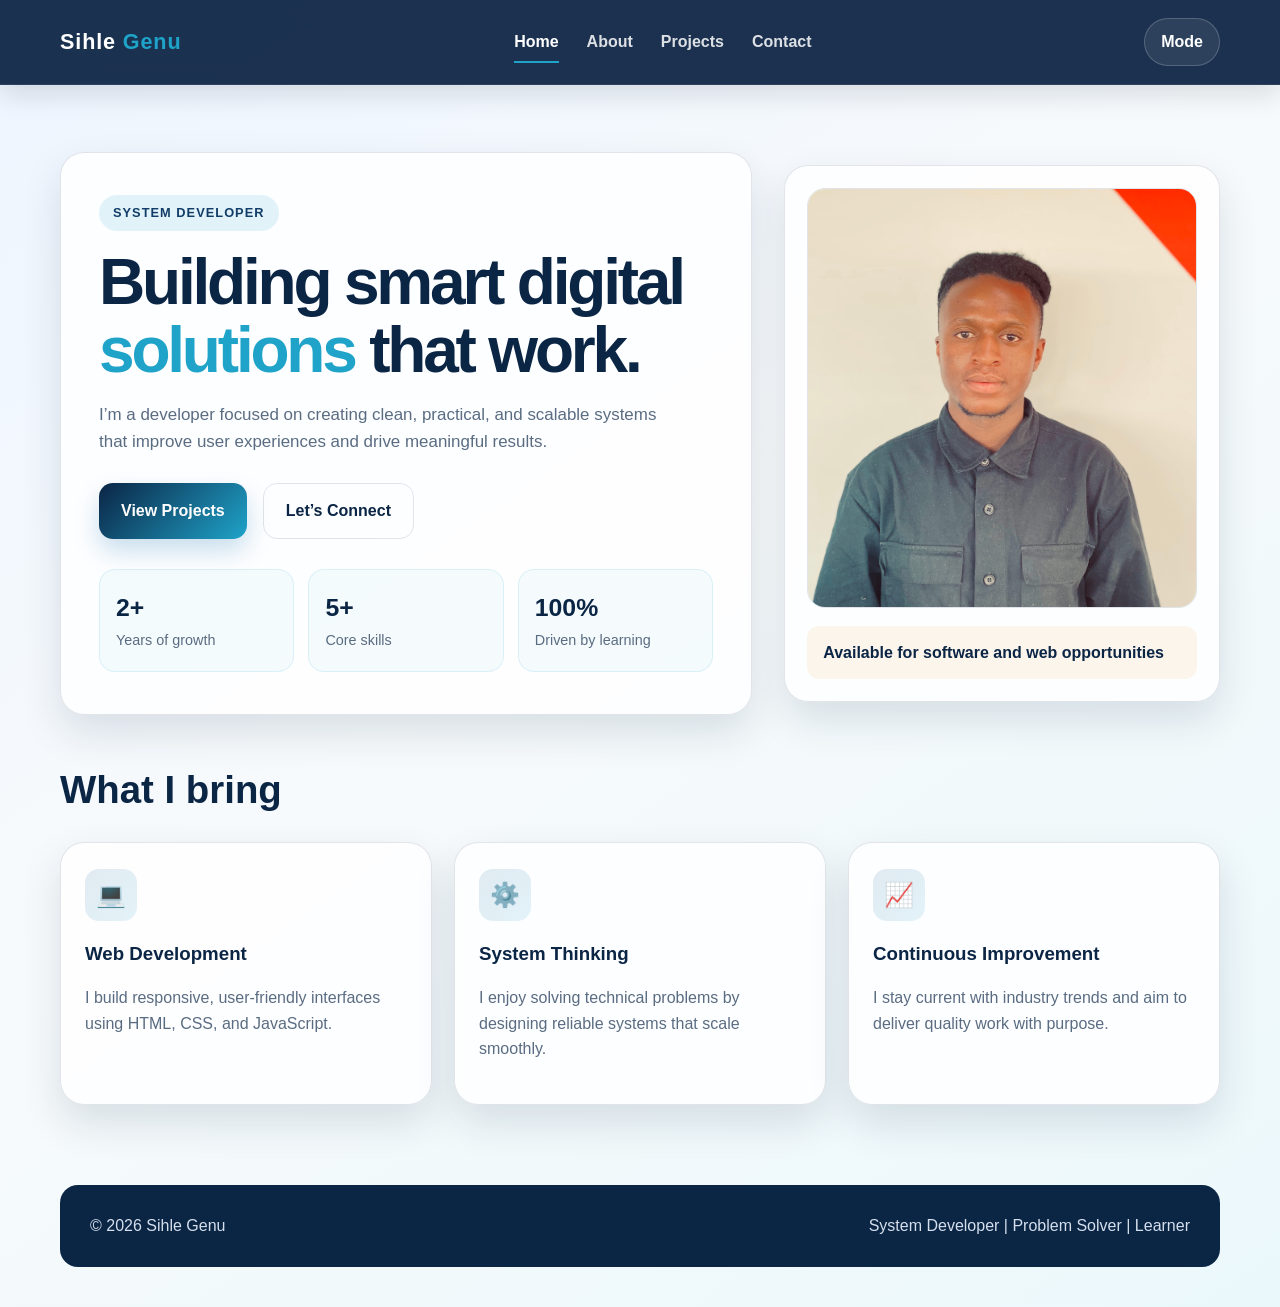
<file: src/pages/index.html>
<!DOCTYPE html>
<html lang="en">
<head>
  <meta charset="UTF-8" />
  <meta name="viewport" content="width=device-width, initial-scale=1.0" />
  <title>Sihle Genu | Portfolio</title>
  <link rel="stylesheet" href="../css/style.css" />
</head>
<body>
  <header class="site-header">
    <nav class="site-nav" aria-label="Main navigation">
      <div class="brand">Sihle <span>Genu</span></div>
      <div class="nav-links">
        <a class="active" href="./index.html">Home</a>
        <a href="./about.html">About</a>
        <a href="./projects.html">Projects</a>
        <a href="./contacts.html">Contact</a>
      </div>
      <button id="mode-toggle" class="mode-toggle" type="button">Mode</button>
    </nav>
  </header>

  <main class="page-shell">
    <section class="hero">
      <div class="hero-copy">
        <span class="eyebrow">System Developer</span>
        <h1>Building smart digital <span>solutions</span> that work.</h1>
        <p>
          I’m a developer focused on creating clean, practical, and scalable systems that improve user experiences and drive meaningful results.
        </p>
        <div class="hero-actions">
          <a class="primary-btn" href="./projects.html">View Projects</a>
          <a class="secondary-btn" href="./contacts.html">Let’s Connect</a>
        </div>

        <div class="hero-metrics">
          <div class="metric">
            <strong>2+</strong>
            <span>Years of growth</span>
          </div>
          <div class="metric">
            <strong>5+</strong>
            <span>Core skills</span>
          </div>
          <div class="metric">
            <strong>100%</strong>
            <span>Driven by learning</span>
          </div>
        </div>
      </div>

      <aside class="profile-card">
        <img src="../assets/images/IMG225.JPEG" alt="Portrait of Sihle Genu" />
        <div class="profile-badge">Available for software and web opportunities</div>
      </aside>
    </section>

    <section class="section">
      <div class="section-heading">
        <h2>What I bring</h2>
      </div>

      <div class="card-grid">
        <article class="info-card">
          <div class="icon">💻</div>
          <h3>Web Development</h3>
          <p>I build responsive, user-friendly interfaces using HTML, CSS, and JavaScript.</p>
        </article>

        <article class="info-card">
          <div class="icon">⚙️</div>
          <h3>System Thinking</h3>
          <p>I enjoy solving technical problems by designing reliable systems that scale smoothly.</p>
        </article>

        <article class="info-card">
          <div class="icon">📈</div>
          <h3>Continuous Improvement</h3>
          <p>I stay current with industry trends and aim to deliver quality work with purpose.</p>
        </article>
      </div>
    </section>
  </main>

  <footer>
    <div class="footer-box">
      <p>© 2026 Sihle Genu</p>
      <p>System Developer | Problem Solver | Learner</p>
    </div>
  </footer>

  <script src="../js/script.js"></script>
</body>
</html>
</file>
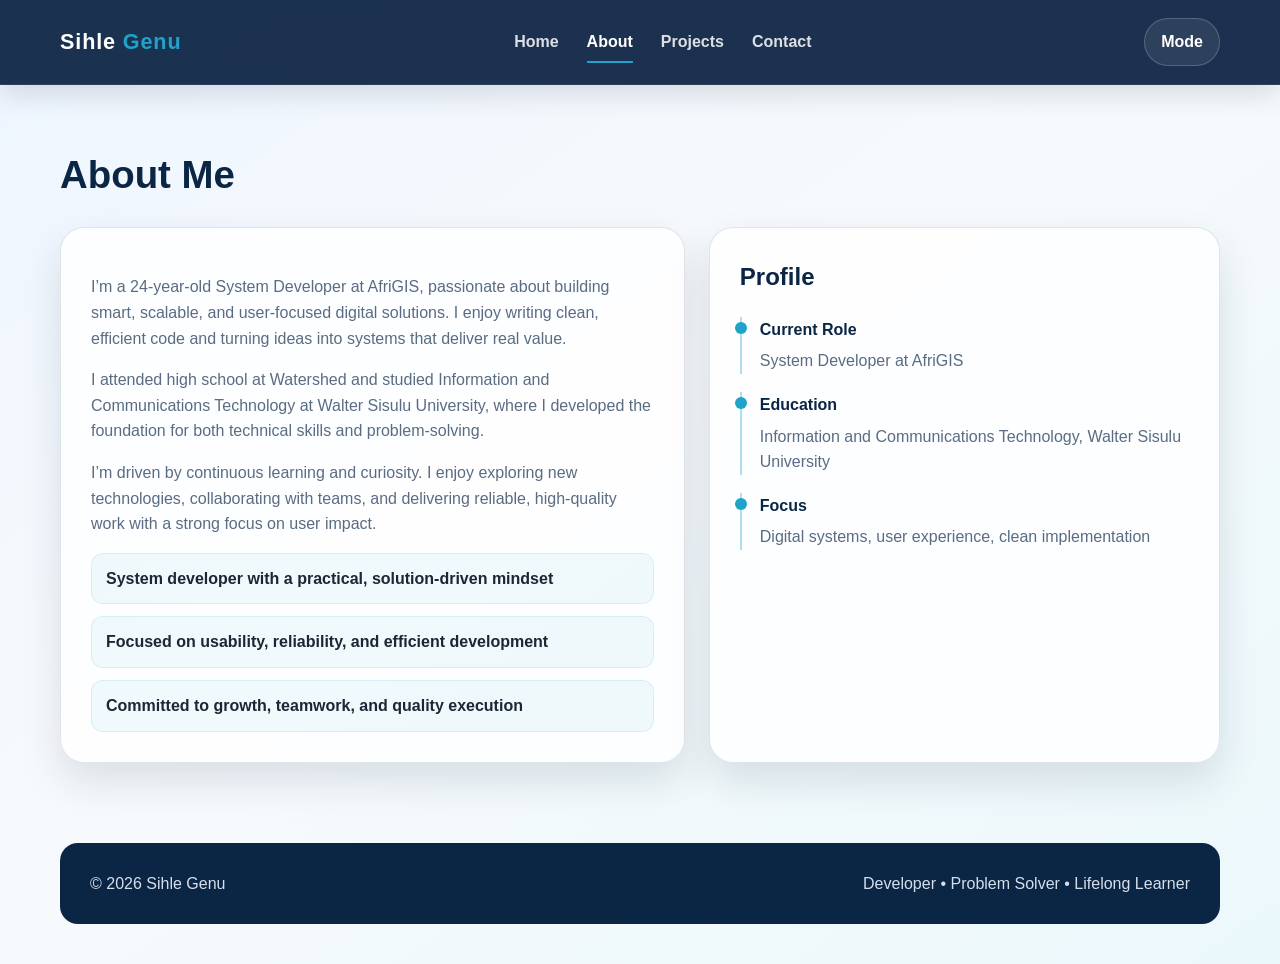
<file: src/pages/about.html>
<!DOCTYPE html>
<html lang="en">
<head>
  <meta charset="UTF-8" />
  <meta name="viewport" content="width=device-width, initial-scale=1.0" />
  <title>About | Sihle Genu</title>
  <link rel="stylesheet" href="../css/style.css" />
</head>
<body>
  <header class="site-header">
    <nav class="site-nav" aria-label="Main navigation">
      <div class="brand">Sihle <span>Genu</span></div>
      <div class="nav-links">
        <a href="./index.html">Home</a>
        <a class="active" href="./about.html">About</a>
        <a href="./projects.html">Projects</a>
        <a href="./contacts.html">Contact</a>
      </div>
      <button id="mode-toggle" class="mode-toggle" type="button">Mode</button>
    </nav>
  </header>

  <main class="page-shell">
    <section class="section">
      <div class="section-heading">
        <h2>About Me</h2>
      </div>

      <div class="about-layout">
        <article class="about-copy">
          <p>
            I’m a 24-year-old System Developer at AfriGIS, passionate about building smart, scalable, and user-focused digital solutions.
            I enjoy writing clean, efficient code and turning ideas into systems that deliver real value.
          </p>
          <p>
            I attended high school at Watershed and studied Information and Communications Technology at Walter Sisulu University, where I developed the foundation for both technical skills and problem-solving.
          </p>
          <p>
            I’m driven by continuous learning and curiosity. I enjoy exploring new technologies, collaborating with teams, and delivering reliable, high-quality work with a strong focus on user impact.
          </p>
          <ul class="highlights">
            <li>System developer with a practical, solution-driven mindset</li>
            <li>Focused on usability, reliability, and efficient development</li>
            <li>Committed to growth, teamwork, and quality execution</li>
          </ul>
        </article>

        <aside class="timeline">
          <h2>Profile</h2>
          <div class="timeline-list">
            <div class="timeline-item">
              <h4>Current Role</h4>
              <p>System Developer at AfriGIS</p>
            </div>
            <div class="timeline-item">
              <h4>Education</h4>
              <p>Information and Communications Technology, Walter Sisulu University</p>
            </div>
            <div class="timeline-item">
              <h4>Focus</h4>
              <p>Digital systems, user experience, clean implementation</p>
            </div>
          </div>
        </aside>
      </div>
    </section>
  </main>

  <footer>
    <div class="footer-box">
      <p>© 2026 Sihle Genu</p>
      <p>Developer • Problem Solver • Lifelong Learner</p>
    </div>
  </footer>

  <script src="../js/script.js"></script>
</body>
</html>
</file>
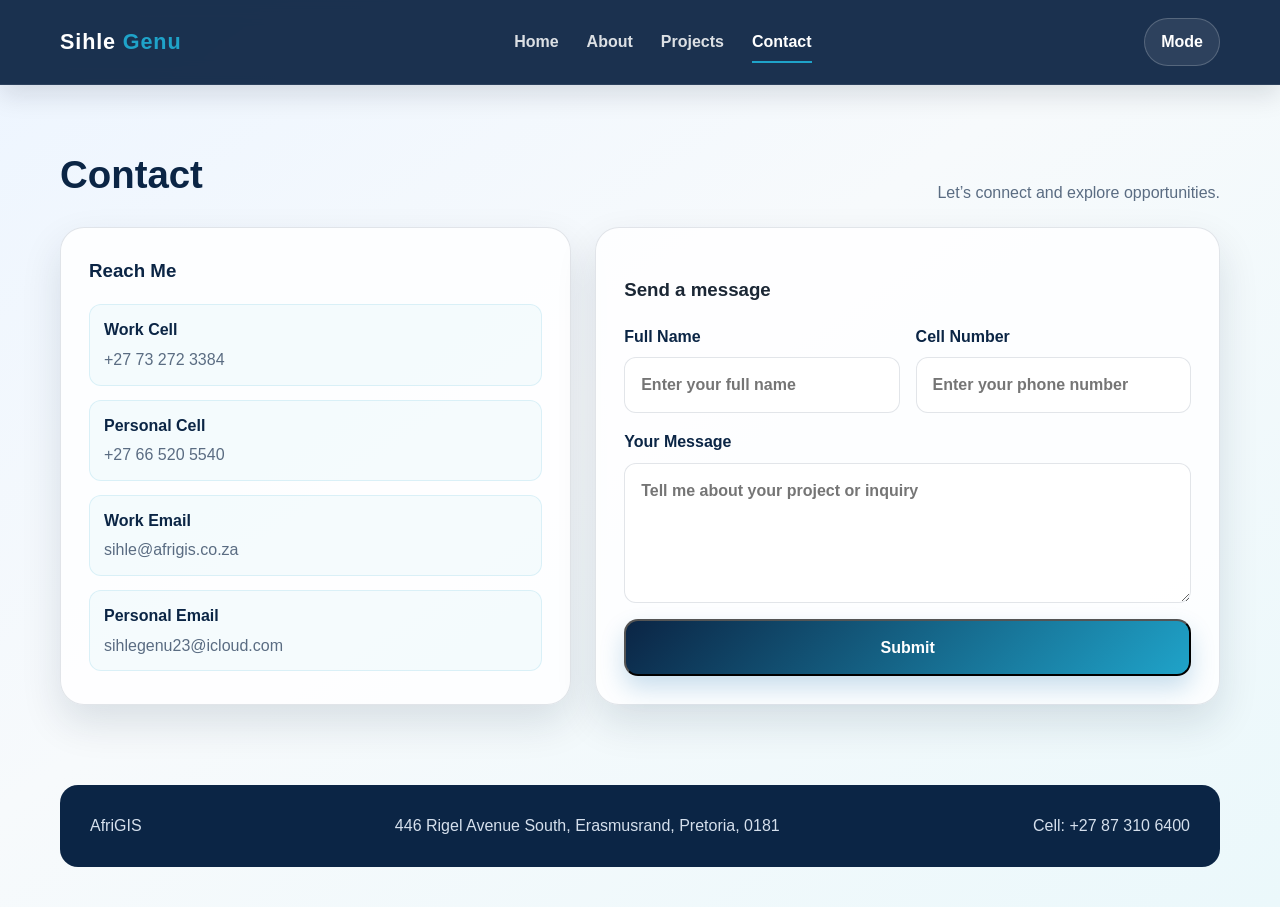
<file: src/pages/contacts.html>
<!DOCTYPE html>
<html lang="en">
<head>
  <meta charset="UTF-8" />
  <meta name="viewport" content="width=device-width, initial-scale=1.0" />
  <title>Contact | Sihle Genu</title>
  <link rel="stylesheet" href="../css/style.css" />
</head>
<body>
  <header class="site-header">
    <nav class="site-nav" aria-label="Main navigation">
      <div class="brand">Sihle <span>Genu</span></div>
      <div class="nav-links">
        <a href="./index.html">Home</a>
        <a href="./about.html">About</a>
        <a href="./projects.html">Projects</a>
        <a class="active" href="./contacts.html">Contact</a>
      </div>
      <button id="mode-toggle" class="mode-toggle" type="button">Mode</button>
    </nav>
  </header>

  <main class="page-shell">
    <section class="section">
      <div class="section-heading">
        <h2>Contact</h2>
        <p>Let’s connect and explore opportunities.</p>
      </div>

      <div class="contact-grid">
        <aside class="contact-card">
          <h3>Reach Me</h3>
          <ul class="contact-list">
            <li>
              <strong>Work Cell</strong>
              +27 73 272 3384
            </li>
            <li>
              <strong>Personal Cell</strong>
              +27 66 520 5540
            </li>
            <li>
              <strong>Work Email</strong>
              <a href="mailto:sihle@afrigis.co.za">sihle@afrigis.co.za</a>
            </li>
            <li>
              <strong>Personal Email</strong>
              <a href="mailto:sihlegenu23@icloud.com">sihlegenu23@icloud.com</a>
            </li>
          </ul>
        </aside>

        <div class="form-panel">
          <h3>Send a message</h3>
          <form id="contact-form">
            <div class="form-row">
              <label>
                Full Name
                <input type="text" name="name" placeholder="Enter your full name" required />
              </label>
              <label>
                Cell Number
                <input type="tel" name="cell" placeholder="Enter your phone number" required />
              </label>
            </div>

            <label>
              Your Message
              <textarea name="query" placeholder="Tell me about your project or inquiry" required></textarea>
            </label>

            <button class="submit-btn" type="submit">Submit</button>
          </form>
          <p class="success-message" id="success-message">Form submitted successfully!</p>
        </div>
      </div>
    </section>
  </main>

  <footer>
    <div class="footer-box">
      <p>AfriGIS</p>
      <p>446 Rigel Avenue South, Erasmusrand, Pretoria, 0181</p>
      <p>Cell: +27 87 310 6400</p>
    </div>
  </footer>

  <script src="../js/script.js"></script>
</body>
</html>
</file>
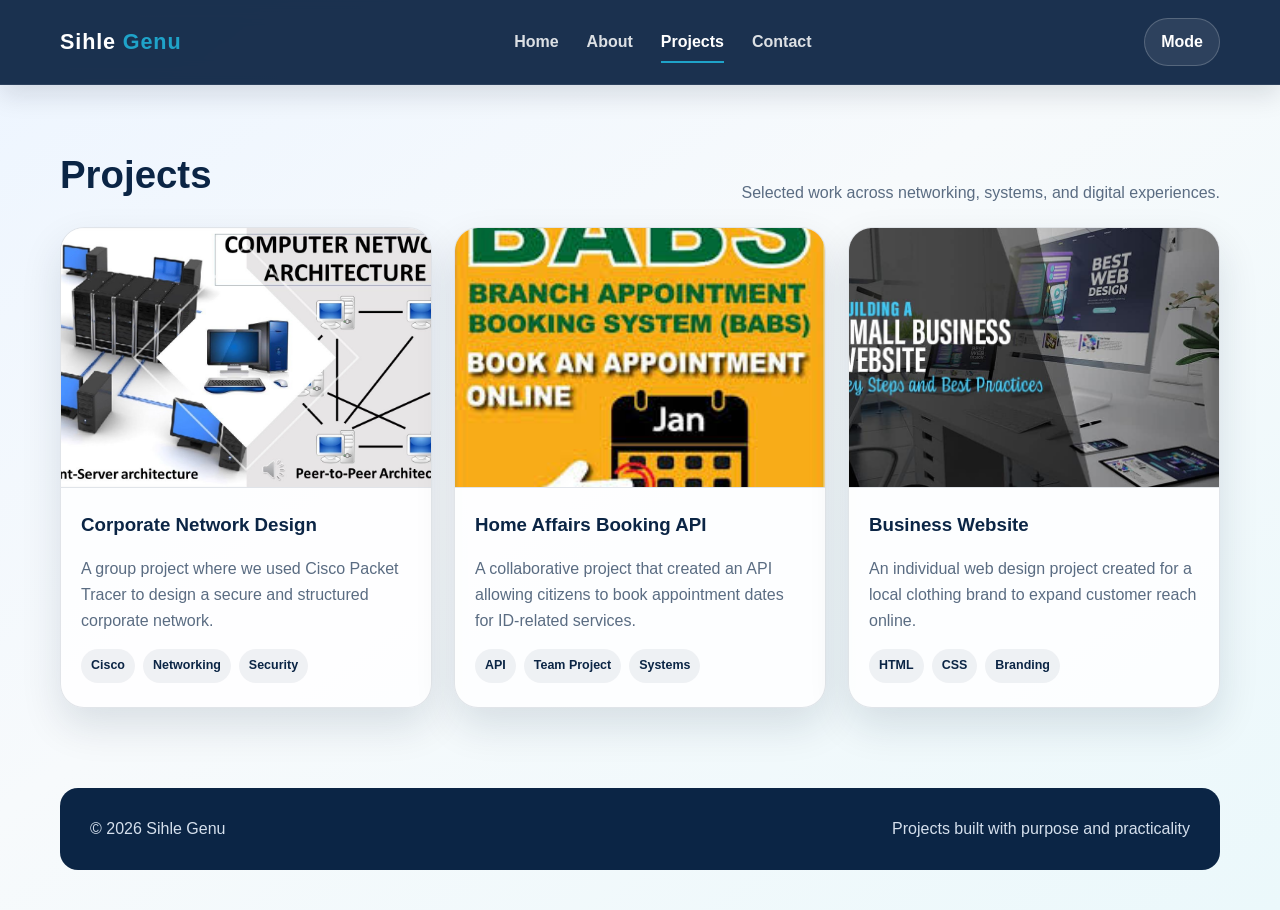
<file: src/pages/projects.html>
<!DOCTYPE html>
<html lang="en">
<head>
  <meta charset="UTF-8" />
  <meta name="viewport" content="width=device-width, initial-scale=1.0" />
  <title>Projects | Sihle Genu</title>
  <link rel="stylesheet" href="../css/style.css" />
</head>
<body>
  <header class="site-header">
    <nav class="site-nav" aria-label="Main navigation">
      <div class="brand">Sihle <span>Genu</span></div>
      <div class="nav-links">
        <a href="./index.html">Home</a>
        <a href="./about.html">About</a>
        <a class="active" href="./projects.html">Projects</a>
        <a href="./contacts.html">Contact</a>
      </div>
      <button id="mode-toggle" class="mode-toggle" type="button">Mode</button>
    </nav>
  </header>

  <main class="page-shell">
    <section class="section">
      <div class="section-heading">
        <h2>Projects</h2>
        <p>Selected work across networking, systems, and digital experiences.</p>
      </div>

      <div class="card-grid">
        <article class="project-card">
          <img src="../assets/images/Network project.jpg" alt="Network design project" />
          <div class="content">
            <h3>Corporate Network Design</h3>
            <p>A group project where we used Cisco Packet Tracer to design a secure and structured corporate network.</p>
            <div class="project-tags">
              <span>Cisco</span>
              <span>Networking</span>
              <span>Security</span>
            </div>
          </div>
        </article>

        <article class="project-card">
          <img src="../assets/images/home affairs app.jpg" alt="Home Affairs booking app" />
          <div class="content">
            <h3>Home Affairs Booking API</h3>
            <p>A collaborative project that created an API allowing citizens to book appointment dates for ID-related services.</p>
            <div class="project-tags">
              <span>API</span>
              <span>Team Project</span>
              <span>Systems</span>
            </div>
          </div>
        </article>

        <article class="project-card">
          <img src="../assets/images/business website.jpg" alt="Business website project" />
          <div class="content">
            <h3>Business Website</h3>
            <p>An individual web design project created for a local clothing brand to expand customer reach online.</p>
            <div class="project-tags">
              <span>HTML</span>
              <span>CSS</span>
              <span>Branding</span>
            </div>
          </div>
        </article>
      </div>
    </section>
  </main>

  <footer>
    <div class="footer-box">
      <p>© 2026 Sihle Genu</p>
      <p>Projects built with purpose and practicality</p>
    </div>
  </footer>

  <script src="../js/script.js"></script>
</body>
</html>
</file>
<file: src/css/style.css>
:root {
  --bg: #f3f7fb;
  --bg-soft: #eaf3ff;
  --panel: rgba(255, 255, 255, 0.82);
  --panel-strong: #ffffff;
  --primary: #0b2545;
  --primary-soft: #123d68;
  --secondary: #1fa3c9;
  --accent: #f7b267;
  --text: #1b2735;
  --muted: #5a6c82;
  --border: rgba(21, 46, 77, 0.12);
  --shadow: 0 18px 40px rgba(9, 33, 55, 0.12);
}

* {
  box-sizing: border-box;
}

html {
  scroll-behavior: smooth;
}

body {
  margin: 0;
  font-family: "Segoe UI", Tahoma, Geneva, Verdana, sans-serif;
  background: linear-gradient(145deg, #edf5ff 0%, #f7fafc 45%, #ebf8fb 100%);
  color: var(--text);
  line-height: 1.6;
  padding-top: 86px;
}

body.dark-mode {
  --bg: #071521;
  --bg-soft: #0d1d2a;
  --panel: rgba(12, 24, 35, 0.8);
  --panel-strong: #101f2d;
  --primary: #dfeeff;
  --primary-soft: #a7d4ff;
  --secondary: #79d1ff;
  --accent: #ffc88a;
  --text: #ebf3ff;
  --muted: #b3c4d8;
  --border: rgba(180, 212, 255, 0.18);
  --shadow: 0 18px 40px rgba(0, 0, 0, 0.28);
  background: linear-gradient(145deg, #071521 0%, #0c1e2d 100%);
}

img {
  max-width: 100%;
  display: block;
}

a {
  color: inherit;
  text-decoration: none;
}

button,
input,
textarea {
  font: inherit;
}

.site-header {
  position: fixed;
  top: 0;
  left: 0;
  right: 0;
  z-index: 1000;
  background: rgba(13, 37, 69, 0.94);
  backdrop-filter: blur(10px);
  border-bottom: 1px solid rgba(255, 255, 255, 0.08);
  box-shadow: 0 10px 25px rgba(7, 18, 33, 0.12);
}

.site-nav {
  max-width: 1200px;
  margin: 0 auto;
  padding: 18px 20px;
  display: flex;
  align-items: center;
  justify-content: space-between;
  gap: 20px;
}

.brand {
  font-size: 1.35rem;
  font-weight: 800;
  letter-spacing: 0.04em;
  color: #ffffff;
}

.brand span {
  color: var(--secondary);
}

.nav-links {
  display: flex;
  align-items: center;
  gap: 28px;
  flex-wrap: wrap;
}

.nav-links a {
  color: rgba(255, 255, 255, 0.85);
  font-weight: 600;
  padding: 8px 0;
  position: relative;
  transition: color 0.2s ease;
}

.nav-links a::after {
  content: "";
  position: absolute;
  left: 0;
  bottom: 0;
  width: 100%;
  height: 2px;
  background: var(--secondary);
  transform: scaleX(0);
  transform-origin: left;
  transition: transform 0.2s ease;
}

.nav-links a:hover::after,
.nav-links a.active::after {
  transform: scaleX(1);
}

.nav-links a:hover,
.nav-links a.active {
  color: #ffffff;
}

.mode-toggle {
  border: 1px solid rgba(255, 255, 255, 0.2);
  background: rgba(255, 255, 255, 0.08);
  color: #ffffff;
  border-radius: 999px;
  padding: 10px 16px;
  cursor: pointer;
  font-weight: 700;
  transition: background 0.2s ease, transform 0.2s ease;
}

.mode-toggle:hover {
  background: rgba(255, 255, 255, 0.14);
  transform: translateY(-1px);
}

.page-shell {
  max-width: 1200px;
  margin: 0 auto;
  padding: 32px 20px 80px;
}

.hero {
  display: grid;
  grid-template-columns: 1.35fr 0.85fr;
  gap: 32px;
  align-items: center;
  padding: 34px 0 18px;
}

.hero-copy,
.profile-card,
.info-card,
.project-card,
.contact-card,
.form-panel {
  background: var(--panel);
  border: 1px solid var(--border);
  border-radius: 24px;
  box-shadow: var(--shadow);
}

.hero-copy {
  padding: 42px 38px;
}

.eyebrow {
  display: inline-block;
  padding: 8px 14px;
  border-radius: 999px;
  background: rgba(31, 163, 201, 0.12);
  color: var(--primary-soft);
  font-size: 0.8rem;
  font-weight: 700;
  letter-spacing: 0.08em;
  text-transform: uppercase;
}

.hero h1 {
  font-size: clamp(2.4rem, 5vw, 4.2rem);
  line-height: 1.05;
  margin: 18px 0 14px;
  letter-spacing: -0.05em;
  color: var(--primary);
}

.hero h1 span {
  color: var(--secondary);
}

.hero p {
  color: var(--muted);
  font-size: 1.06rem;
  max-width: 62ch;
}

.hero-actions {
  display: flex;
  flex-wrap: wrap;
  gap: 16px;
  margin-top: 28px;
}

.primary-btn,
.secondary-btn,
.submit-btn {
  display: inline-flex;
  align-items: center;
  justify-content: center;
  border-radius: 14px;
  padding: 14px 22px;
  font-weight: 700;
  transition: transform 0.2s ease, box-shadow 0.2s ease;
}

.primary-btn,
.submit-btn {
  background: linear-gradient(135deg, var(--primary) 0%, var(--secondary) 100%);
  color: #ffffff;
  box-shadow: 0 12px 25px rgba(17, 111, 175, 0.22);
}

.secondary-btn {
  background: transparent;
  color: var(--primary);
  border: 1px solid var(--border);
}

.primary-btn:hover,
.secondary-btn:hover,
.submit-btn:hover {
  transform: translateY(-2px);
}

.hero-metrics {
  display: grid;
  grid-template-columns: repeat(3, minmax(0, 1fr));
  gap: 14px;
  margin-top: 30px;
}

.metric {
  padding: 18px 16px;
  background: rgba(31, 163, 201, 0.04);
  border: 1px solid rgba(31, 163, 201, 0.12);
  border-radius: 16px;
}

.metric strong {
  display: block;
  font-size: 1.55rem;
  color: var(--primary);
}

.metric span {
  color: var(--muted);
  font-size: 0.9rem;
}

.profile-card {
  padding: 22px;
}

.profile-card img {
  width: 100%;
  height: 420px;
  object-fit: cover;
  border-radius: 18px;
  border: 1px solid var(--border);
}

.profile-badge {
  margin-top: 18px;
  background: rgba(247, 178, 103, 0.12);
  color: var(--primary);
  border-radius: 12px;
  padding: 14px 16px;
  font-weight: 700;
}

.section {
  padding-top: 26px;
}

.section-heading {
  display: flex;
  align-items: end;
  justify-content: space-between;
  gap: 12px;
  margin-bottom: 22px;
}

.section-heading h2 {
  margin: 0;
  color: var(--primary);
  font-size: clamp(1.8rem, 3vw, 2.5rem);
}

.section-heading p {
  margin: 0;
  color: var(--muted);
}

.card-grid {
  display: grid;
  grid-template-columns: repeat(3, minmax(0, 1fr));
  gap: 22px;
}

.info-card {
  padding: 26px 24px;
}

.info-card .icon {
  width: 52px;
  height: 52px;
  display: grid;
  place-items: center;
  border-radius: 14px;
  background: linear-gradient(135deg, rgba(17, 89, 142, 0.12), rgba(31, 163, 201, 0.12));
  color: var(--primary);
  font-size: 1.5rem;
  margin-bottom: 18px;
}

.info-card h3,
.project-card h3,
.contact-card h3 {
  margin: 0 0 10px;
  color: var(--primary);
}

.info-card p,
.project-card p,
.contact-card p,
.contact-list li,
.about-copy p {
  color: var(--muted);
}

.about-layout {
  display: grid;
  grid-template-columns: 1.1fr 0.9fr;
  gap: 24px;
}

.about-copy,
.timeline {
  background: var(--panel);
  border: 1px solid var(--border);
  border-radius: 24px;
  box-shadow: var(--shadow);
  padding: 30px;
}

.about-copy h2,
.timeline h2 {
  margin-top: 0;
  color: var(--primary);
}

.about-copy p {
  margin-bottom: 16px;
}

.highlights {
  list-style: none;
  margin: 0;
  padding: 0;
  display: grid;
  gap: 12px;
}

.highlights li {
  background: rgba(31, 163, 201, 0.06);
  border: 1px solid rgba(31, 163, 201, 0.12);
  border-radius: 12px;
  padding: 12px 14px;
  color: var(--text);
  font-weight: 600;
}

.timeline-list {
  display: grid;
  gap: 18px;
  margin-top: 18px;
}

.timeline-item {
  position: relative;
  padding-left: 18px;
  border-left: 2px solid rgba(31, 163, 201, 0.35);
}

.timeline-item::before {
  content: "";
  position: absolute;
  left: -7px;
  top: 5px;
  width: 12px;
  height: 12px;
  border-radius: 50%;
  background: var(--secondary);
}

.timeline-item h4 {
  margin: 0;
  color: var(--primary);
}

.timeline-item p {
  margin: 6px 0 0;
  color: var(--muted);
}

.project-card {
  overflow: hidden;
}

.project-card img {
  width: 100%;
  height: 260px;
  object-fit: cover;
  border-bottom: 1px solid var(--border);
}

.project-card .content {
  padding: 22px 20px 24px;
}

.project-tags {
  display: flex;
  flex-wrap: wrap;
  gap: 8px;
  margin-top: 16px;
}

.project-tags span {
  background: rgba(11, 37, 69, 0.06);
  color: var(--primary);
  border-radius: 999px;
  padding: 7px 10px;
  font-size: 0.78rem;
  font-weight: 700;
}

.contact-grid {
  display: grid;
  grid-template-columns: 0.9fr 1.1fr;
  gap: 24px;
}

.contact-card,
.form-panel {
  padding: 28px;
}

.contact-list {
  list-style: none;
  padding: 0;
  margin: 18px 0 0;
  display: grid;
  gap: 14px;
}

.contact-list li {
  padding: 12px 14px;
  background: rgba(31, 163, 201, 0.04);
  border: 1px solid rgba(31, 163, 201, 0.12);
  border-radius: 12px;
}

.contact-list strong {
  display: block;
  color: var(--primary);
  margin-bottom: 4px;
}

.form-panel form {
  display: grid;
  gap: 16px;
}

.form-row {
  display: grid;
  grid-template-columns: repeat(2, minmax(0, 1fr));
  gap: 16px;
}

.form-panel label {
  display: grid;
  gap: 8px;
  color: var(--primary);
  font-weight: 600;
}

.form-panel input,
.form-panel textarea {
  width: 100%;
  border: 1px solid var(--border);
  border-radius: 12px;
  background: rgba(255, 255, 255, 0.72);
  color: var(--text);
  padding: 14px 16px;
}

body.dark-mode .form-panel input,
body.dark-mode .form-panel textarea {
  background: rgba(9, 19, 28, 0.7);
}

.form-panel textarea {
  min-height: 140px;
  resize: vertical;
}

.success-message {
  display: none;
  margin-top: 12px;
  padding: 12px 14px;
  border-radius: 12px;
  background: rgba(41, 174, 90, 0.1);
  border: 1px solid rgba(41, 174, 90, 0.24);
  color: #177342;
  font-weight: 700;
}

footer {
  max-width: 1200px;
  margin: 0 auto;
  padding: 0 20px 40px;
}

.footer-box {
  background: var(--primary);
  color: #ebf4ff;
  border-radius: 18px;
  padding: 28px 30px;
  display: flex;
  flex-wrap: wrap;
  justify-content: space-between;
  gap: 16px;
}

.footer-box p {
  margin: 0;
  opacity: 0.9;
}

@media (max-width: 900px) {
  .hero,
  .about-layout,
  .contact-grid,
  .card-grid {
    grid-template-columns: 1fr;
  }

  .hero-metrics {
    grid-template-columns: 1fr;
  }
}

@media (max-width: 640px) {
  body {
    padding-top: 116px;
  }

  .site-nav {
    flex-wrap: wrap;
    justify-content: center;
  }

  .nav-links {
    justify-content: center;
    gap: 14px 18px;
  }

  .hero-copy,
  .profile-card,
  .about-copy,
  .timeline,
  .contact-card,
  .form-panel,
  .info-card {
    padding: 22px 18px;
  }

  .form-row {
    grid-template-columns: 1fr;
  }
}
</file>
